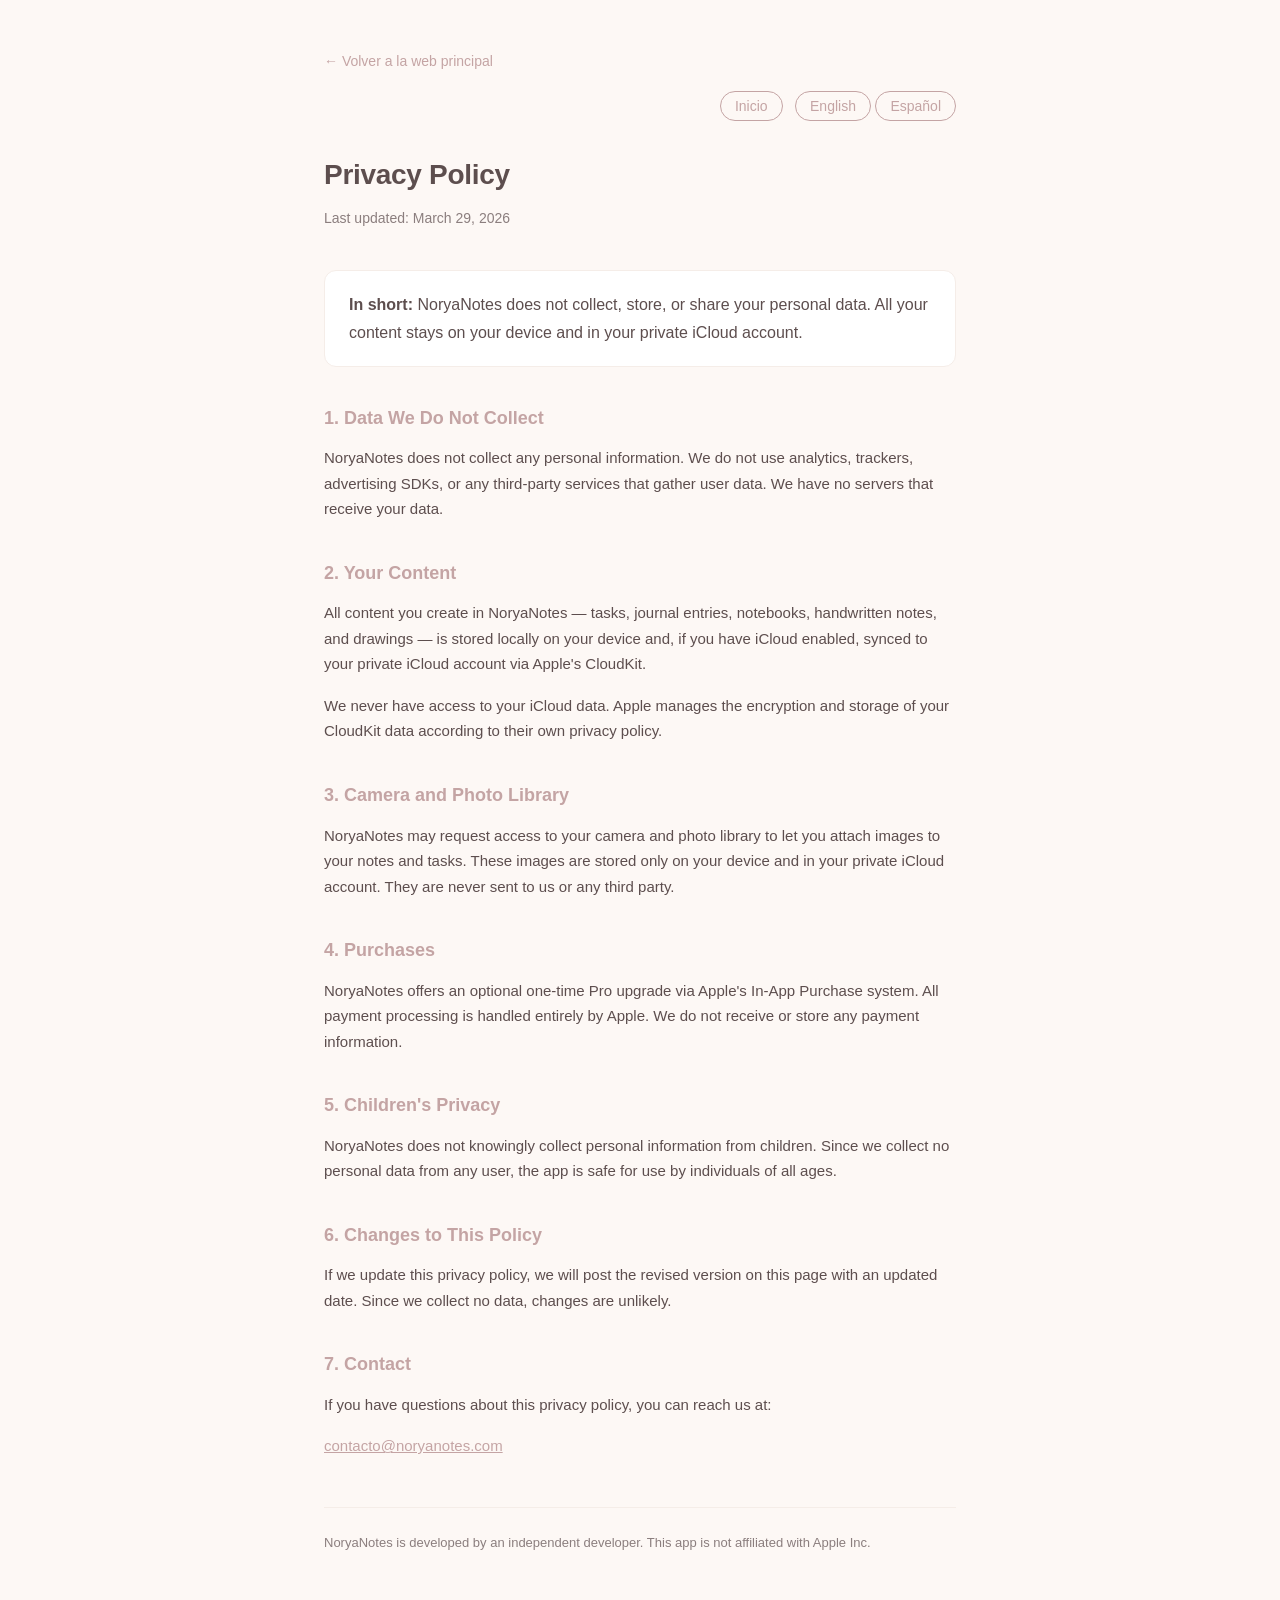
<file: privacy.html>
<!DOCTYPE html>
<html lang="es">
<head>
    <meta charset="UTF-8">
    <meta name="viewport" content="width=device-width, initial-scale=1.0">
        <title>NoryaNotes | Política de privacidad</title>
    <meta name="description" content="Política de privacidad de NoryaNotes. Consulta cómo se gestionan los datos y la privacidad en la app.">
    <meta name="robots" content="noindex,follow">
    <link rel="canonical" href="https://noryanotes.com/privacy.html">
    <style>
        :root {
            --bg: #FDF8F5;
            --surface: #FFFFFF;
            --text: #5D4E4E;
            --text-secondary: #8B7E7E;
            --accent: #C4A4A4;
            --border: #F5EDE8;
        }
        @media (prefers-color-scheme: dark) {
            :root {
                --bg: #1E1A1A;
                --surface: #2A2424;
                --text: #F3EAEA;
                --text-secondary: #D5C9C9;
                --accent: #D8BABA;
                --border: #352E2E;
            }
        }
        * { margin: 0; padding: 0; box-sizing: border-box; }
        body {
            font-family: -apple-system, BlinkMacSystemFont, 'SF Pro Text', 'Helvetica Neue', sans-serif;
            background: var(--bg);
            color: var(--text);
            line-height: 1.7;
            padding: 0;
        }
        .container {
            max-width: 680px;
            margin: 0 auto;
            padding: 48px 24px 64px;
        }
        .lang-switcher {
            text-align: right;
            margin-bottom: 32px;
        }
        .lang-switcher a {
            color: var(--accent);
            text-decoration: none;
            font-size: 14px;
            font-weight: 500;
            padding: 6px 14px;
            border: 1px solid var(--accent);
            border-radius: 20px;
            transition: all 0.2s;
        }
        .lang-switcher a:hover {
            background: var(--accent);
            color: white;
        }
        h1 {
            font-size: 28px;
            font-weight: 700;
            margin-bottom: 8px;
            letter-spacing: -0.3px;
        }
        .subtitle {
            color: var(--text-secondary);
            font-size: 14px;
            margin-bottom: 40px;
        }
        h2 {
            font-size: 18px;
            font-weight: 600;
            margin-top: 36px;
            margin-bottom: 12px;
            color: var(--accent);
        }
        p { margin-bottom: 16px; font-size: 15px; }
        ul {
            margin-bottom: 16px;
            padding-left: 24px;
        }
        li {
            font-size: 15px;
            margin-bottom: 6px;
        }
        .card {
            background: var(--surface);
            border: 1px solid var(--border);
            border-radius: 12px;
            padding: 20px 24px;
            margin: 24px 0;
        }
        .footer-note {
            margin-top: 48px;
            padding-top: 24px;
            border-top: 1px solid var(--border);
            font-size: 13px;
            color: var(--text-secondary);
        }
        a { color: var(--accent); }
        .hidden { display: none; }
    </style>
    <script>
        function switchLang(lang) {
            document.getElementById('en').classList.toggle('hidden', lang !== 'en');
            document.getElementById('es').classList.toggle('hidden', lang !== 'es');
        }
    </script>
</head>
<body>

<div class="container">

    <p style="margin-bottom: 18px;"><a href="/" style="color: var(--accent); text-decoration: none; font-size: 14px;">← Volver a la web principal</a></p>
        <div class="lang-switcher">
        <a href="index.html" style="margin-right:8px;">Inicio</a>
        <a href="#" onclick="switchLang('en'); return false;">English</a>
        <a href="#" onclick="switchLang('es'); return false;">Español</a>
    </div>

    <!-- ENGLISH -->
    <div id="en">
        <h1>Privacy Policy</h1>
        <p class="subtitle">Last updated: March 29, 2026</p>

        <div class="card">
            <strong>In short:</strong> NoryaNotes does not collect, store, or share your personal data.
            All your content stays on your device and in your private iCloud account.
        </div>

        <h2>1. Data We Do Not Collect</h2>
        <p>NoryaNotes does not collect any personal information. We do not use analytics, trackers, advertising SDKs, or any third-party services that gather user data. We have no servers that receive your data.</p>

        <h2>2. Your Content</h2>
        <p>All content you create in NoryaNotes — tasks, journal entries, notebooks, handwritten notes, and drawings — is stored locally on your device and, if you have iCloud enabled, synced to your private iCloud account via Apple's CloudKit.</p>
        <p>We never have access to your iCloud data. Apple manages the encryption and storage of your CloudKit data according to their own privacy policy.</p>

        <h2>3. Camera and Photo Library</h2>
        <p>NoryaNotes may request access to your camera and photo library to let you attach images to your notes and tasks. These images are stored only on your device and in your private iCloud account. They are never sent to us or any third party.</p>

        <h2>4. Purchases</h2>
        <p>NoryaNotes offers an optional one-time Pro upgrade via Apple's In-App Purchase system. All payment processing is handled entirely by Apple. We do not receive or store any payment information.</p>

        <h2>5. Children's Privacy</h2>
        <p>NoryaNotes does not knowingly collect personal information from children. Since we collect no personal data from any user, the app is safe for use by individuals of all ages.</p>

        <h2>6. Changes to This Policy</h2>
        <p>If we update this privacy policy, we will post the revised version on this page with an updated date. Since we collect no data, changes are unlikely.</p>

        <h2>7. Contact</h2>
        <p>If you have questions about this privacy policy, you can reach us at:</p>
        <p><a href="mailto:contacto@noryanotes.com">contacto@noryanotes.com</a></p>

        <div class="footer-note">
            NoryaNotes is developed by an independent developer. This app is not affiliated with Apple Inc.
        </div>
    </div>

    <!-- ESPAÑOL -->
    <div id="es" class="hidden">
        <h1>Política de Privacidad</h1>
        <p class="subtitle">Última actualización: 29 de marzo de 2026</p>

        <div class="card">
            <strong>En resumen:</strong> NoryaNotes no recopila, almacena ni comparte tus datos personales.
            Todo tu contenido permanece en tu dispositivo y en tu cuenta privada de iCloud.
        </div>

        <h2>1. Datos que no recopilamos</h2>
        <p>NoryaNotes no recopila ninguna información personal. No utilizamos analíticas, rastreadores, SDKs de publicidad ni servicios de terceros que recojan datos de usuario. No tenemos servidores que reciban tus datos.</p>

        <h2>2. Tu contenido</h2>
        <p>Todo el contenido que creas en NoryaNotes — tareas, entradas de diario, cuadernos, notas manuscritas y dibujos — se almacena localmente en tu dispositivo y, si tienes iCloud activado, se sincroniza con tu cuenta privada de iCloud a través de CloudKit de Apple.</p>
        <p>Nunca tenemos acceso a tus datos de iCloud. Apple gestiona el cifrado y almacenamiento de tus datos de CloudKit según su propia política de privacidad.</p>

        <h2>3. Cámara y fototeca</h2>
        <p>NoryaNotes puede solicitar acceso a tu cámara y fototeca para permitirte adjuntar imágenes a tus notas y tareas. Estas imágenes se almacenan únicamente en tu dispositivo y en tu cuenta privada de iCloud. Nunca se envían a nosotros ni a terceros.</p>

        <h2>4. Compras</h2>
        <p>NoryaNotes ofrece una actualización Pro opcional mediante el sistema de compras in-app de Apple. Todo el procesamiento de pagos lo gestiona Apple. No recibimos ni almacenamos información de pago.</p>

        <h2>5. Privacidad de menores</h2>
        <p>NoryaNotes no recopila intencionadamente información personal de menores. Dado que no recopilamos datos personales de ningún usuario, la app es segura para personas de todas las edades.</p>

        <h2>6. Cambios en esta política</h2>
        <p>Si actualizamos esta política de privacidad, publicaremos la versión revisada en esta página con la fecha actualizada. Dado que no recopilamos datos, los cambios son improbables.</p>

        <h2>7. Contacto</h2>
        <p>Si tienes preguntas sobre esta política de privacidad, puedes escribirnos a:</p>
        <p><a href="mailto:contacto@noryanotes.com">contacto@noryanotes.com</a></p>

        <div class="footer-note">
            NoryaNotes es desarrollado por una desarrolladora independiente. Esta app no está afiliada con Apple Inc.
        </div>
    </div>

</div>
</body>
</html>
</file>
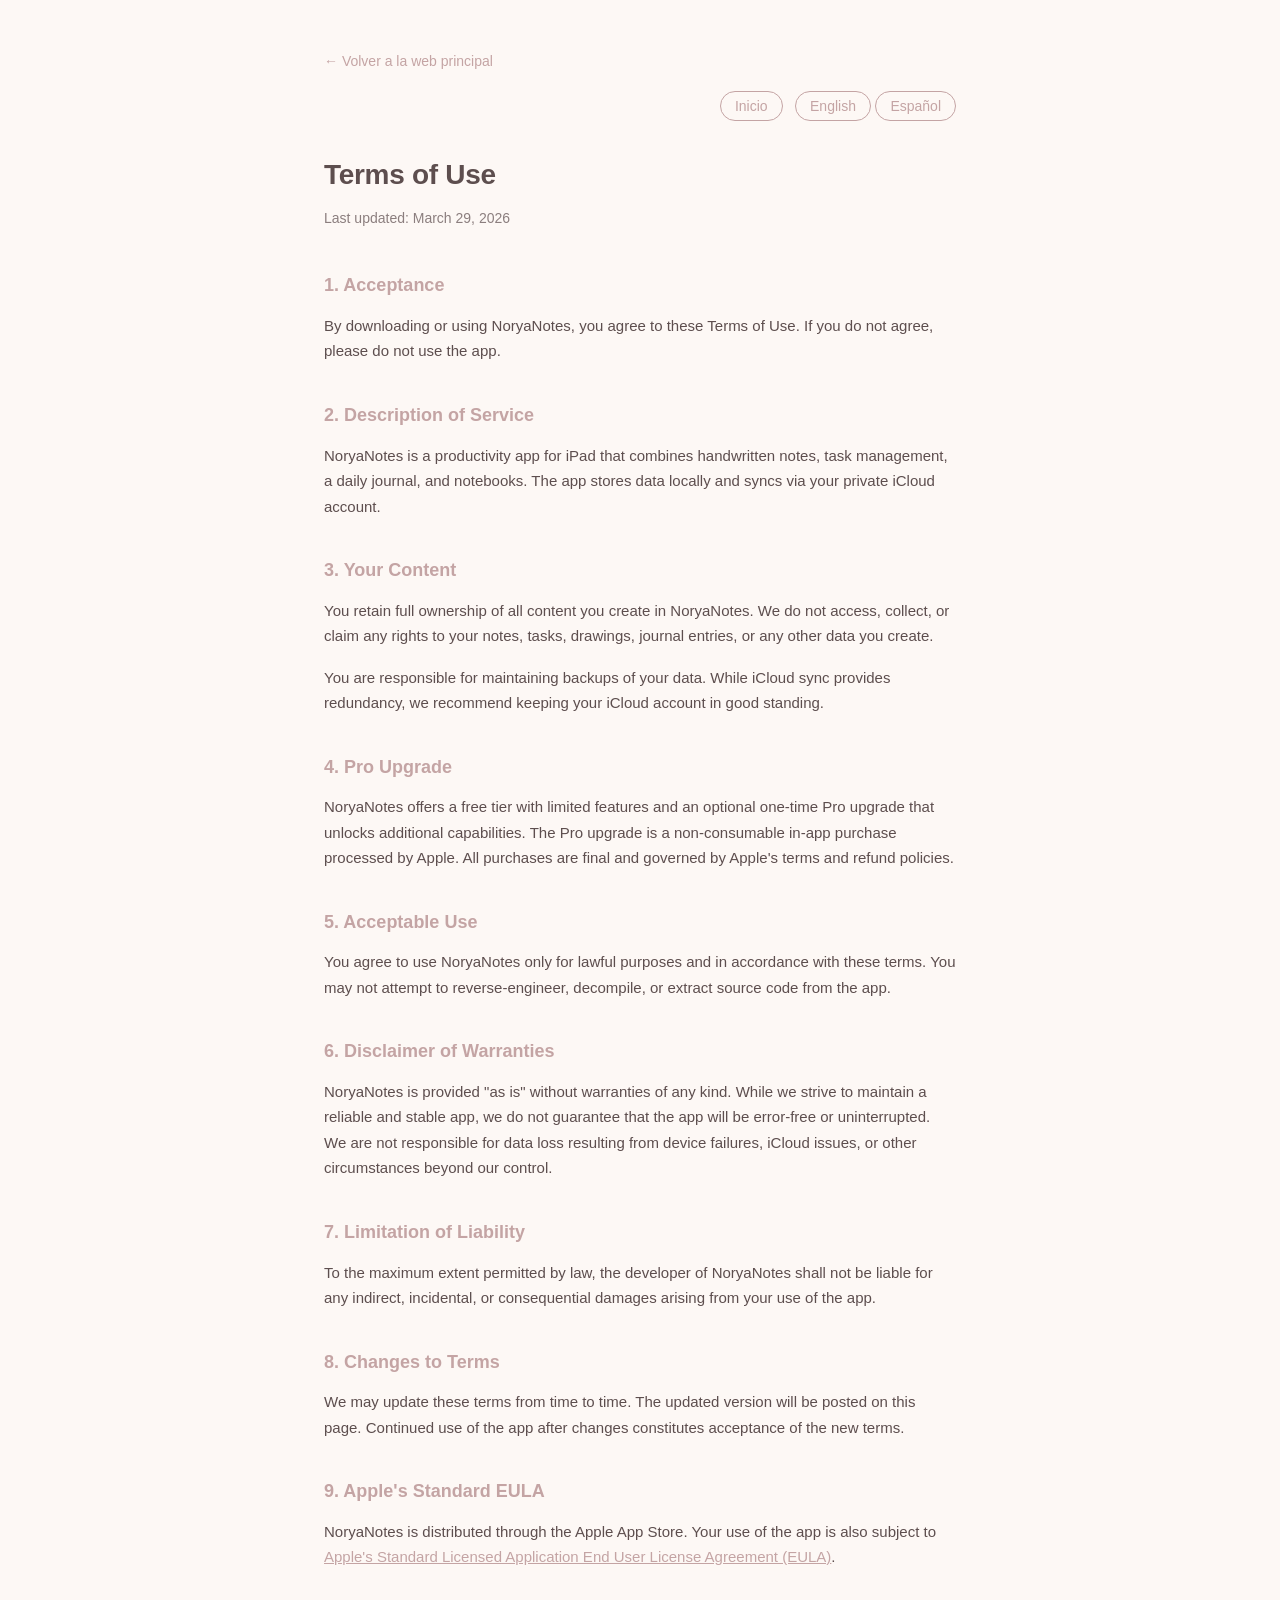
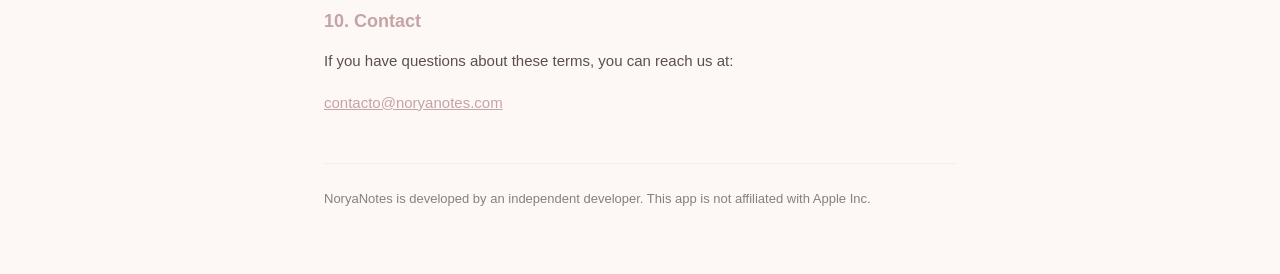
<file: terms.html>
<!DOCTYPE html>
<html lang="es">
<head>
    <meta charset="UTF-8">
    <meta name="viewport" content="width=device-width, initial-scale=1.0">
        <title>NoryaNotes | Términos de uso</title>
    <meta name="description" content="Términos de uso de NoryaNotes para la app de notas para iPad.">
    <meta name="robots" content="noindex,follow">
    <link rel="canonical" href="https://noryanotes.com/terms.html">
    <style>
        :root {
            --bg: #FDF8F5;
            --surface: #FFFFFF;
            --text: #5D4E4E;
            --text-secondary: #8B7E7E;
            --accent: #C4A4A4;
            --border: #F5EDE8;
        }
        @media (prefers-color-scheme: dark) {
            :root {
                --bg: #1E1A1A;
                --surface: #2A2424;
                --text: #F3EAEA;
                --text-secondary: #D5C9C9;
                --accent: #D8BABA;
                --border: #352E2E;
            }
        }
        * { margin: 0; padding: 0; box-sizing: border-box; }
        body {
            font-family: -apple-system, BlinkMacSystemFont, 'SF Pro Text', 'Helvetica Neue', sans-serif;
            background: var(--bg);
            color: var(--text);
            line-height: 1.7;
            padding: 0;
        }
        .container {
            max-width: 680px;
            margin: 0 auto;
            padding: 48px 24px 64px;
        }
        .lang-switcher {
            text-align: right;
            margin-bottom: 32px;
        }
        .lang-switcher a {
            color: var(--accent);
            text-decoration: none;
            font-size: 14px;
            font-weight: 500;
            padding: 6px 14px;
            border: 1px solid var(--accent);
            border-radius: 20px;
            transition: all 0.2s;
        }
        .lang-switcher a:hover {
            background: var(--accent);
            color: white;
        }
        h1 {
            font-size: 28px;
            font-weight: 700;
            margin-bottom: 8px;
            letter-spacing: -0.3px;
        }
        .subtitle {
            color: var(--text-secondary);
            font-size: 14px;
            margin-bottom: 40px;
        }
        h2 {
            font-size: 18px;
            font-weight: 600;
            margin-top: 36px;
            margin-bottom: 12px;
            color: var(--accent);
        }
        p { margin-bottom: 16px; font-size: 15px; }
        ul {
            margin-bottom: 16px;
            padding-left: 24px;
        }
        li {
            font-size: 15px;
            margin-bottom: 6px;
        }
        .card {
            background: var(--surface);
            border: 1px solid var(--border);
            border-radius: 12px;
            padding: 20px 24px;
            margin: 24px 0;
        }
        .footer-note {
            margin-top: 48px;
            padding-top: 24px;
            border-top: 1px solid var(--border);
            font-size: 13px;
            color: var(--text-secondary);
        }
        a { color: var(--accent); }
        .hidden { display: none; }
    </style>
    <script>
        function switchLang(lang) {
            document.getElementById('en').classList.toggle('hidden', lang !== 'en');
            document.getElementById('es').classList.toggle('hidden', lang !== 'es');
        }
    </script>
</head>
<body>

<div class="container">

    <p style="margin-bottom: 18px;"><a href="/" style="color: var(--accent); text-decoration: none; font-size: 14px;">← Volver a la web principal</a></p>
        <div class="lang-switcher">
        <a href="index.html" style="margin-right:8px;">Inicio</a>
        <a href="#" onclick="switchLang('en'); return false;">English</a>
        <a href="#" onclick="switchLang('es'); return false;">Español</a>
    </div>

    <!-- ENGLISH -->
    <div id="en">
        <h1>Terms of Use</h1>
        <p class="subtitle">Last updated: March 29, 2026</p>

        <h2>1. Acceptance</h2>
        <p>By downloading or using NoryaNotes, you agree to these Terms of Use. If you do not agree, please do not use the app.</p>

        <h2>2. Description of Service</h2>
        <p>NoryaNotes is a productivity app for iPad that combines handwritten notes, task management, a daily journal, and notebooks. The app stores data locally and syncs via your private iCloud account.</p>

        <h2>3. Your Content</h2>
        <p>You retain full ownership of all content you create in NoryaNotes. We do not access, collect, or claim any rights to your notes, tasks, drawings, journal entries, or any other data you create.</p>
        <p>You are responsible for maintaining backups of your data. While iCloud sync provides redundancy, we recommend keeping your iCloud account in good standing.</p>

        <h2>4. Pro Upgrade</h2>
        <p>NoryaNotes offers a free tier with limited features and an optional one-time Pro upgrade that unlocks additional capabilities. The Pro upgrade is a non-consumable in-app purchase processed by Apple. All purchases are final and governed by Apple's terms and refund policies.</p>

        <h2>5. Acceptable Use</h2>
        <p>You agree to use NoryaNotes only for lawful purposes and in accordance with these terms. You may not attempt to reverse-engineer, decompile, or extract source code from the app.</p>

        <h2>6. Disclaimer of Warranties</h2>
        <p>NoryaNotes is provided "as is" without warranties of any kind. While we strive to maintain a reliable and stable app, we do not guarantee that the app will be error-free or uninterrupted. We are not responsible for data loss resulting from device failures, iCloud issues, or other circumstances beyond our control.</p>

        <h2>7. Limitation of Liability</h2>
        <p>To the maximum extent permitted by law, the developer of NoryaNotes shall not be liable for any indirect, incidental, or consequential damages arising from your use of the app.</p>

        <h2>8. Changes to Terms</h2>
        <p>We may update these terms from time to time. The updated version will be posted on this page. Continued use of the app after changes constitutes acceptance of the new terms.</p>

        <h2>9. Apple's Standard EULA</h2>
        <p>NoryaNotes is distributed through the Apple App Store. Your use of the app is also subject to <a href="https://www.apple.com/legal/internet-services/itunes/dev/stdeula/" target="_blank">Apple's Standard Licensed Application End User License Agreement (EULA)</a>.</p>

        <h2>10. Contact</h2>
        <p>If you have questions about these terms, you can reach us at:</p>
        <p><a href="mailto:contacto@noryanotes.com">contacto@noryanotes.com</a></p>

        <div class="footer-note">
            NoryaNotes is developed by an independent developer. This app is not affiliated with Apple Inc.
        </div>
    </div>

    <!-- ESPAÑOL -->
    <div id="es" class="hidden">
        <h1>Términos de Uso</h1>
        <p class="subtitle">Última actualización: 29 de marzo de 2026</p>

        <h2>1. Aceptación</h2>
        <p>Al descargar o usar NoryaNotes, aceptas estos Términos de Uso. Si no estás de acuerdo, por favor no utilices la app.</p>

        <h2>2. Descripción del servicio</h2>
        <p>NoryaNotes es una app de productividad para iPad que combina notas manuscritas, gestión de tareas, diario personal y cuadernos. La app almacena datos localmente y los sincroniza a través de tu cuenta privada de iCloud.</p>

        <h2>3. Tu contenido</h2>
        <p>Conservas la propiedad completa de todo el contenido que creas en NoryaNotes. No accedemos, recopilamos ni reclamamos ningún derecho sobre tus notas, tareas, dibujos, entradas de diario o cualquier otro dato que crees.</p>
        <p>Eres responsable de mantener copias de seguridad de tus datos. Aunque la sincronización con iCloud proporciona redundancia, recomendamos mantener tu cuenta de iCloud en buen estado.</p>

        <h2>4. Actualización Pro</h2>
        <p>NoryaNotes ofrece un nivel gratuito con funciones limitadas y una actualización Pro opcional de pago único que desbloquea capacidades adicionales. La actualización Pro es una compra in-app no consumible procesada por Apple. Todas las compras son definitivas y se rigen por los términos y políticas de reembolso de Apple.</p>

        <h2>5. Uso aceptable</h2>
        <p>Aceptas usar NoryaNotes únicamente con fines legales y de acuerdo con estos términos. No debes intentar realizar ingeniería inversa, descompilar o extraer código fuente de la app.</p>

        <h2>6. Exención de garantías</h2>
        <p>NoryaNotes se proporciona "tal cual" sin garantías de ningún tipo. Aunque nos esforzamos por mantener una app fiable y estable, no garantizamos que la app esté libre de errores o interrupciones. No somos responsables de la pérdida de datos resultante de fallos del dispositivo, problemas de iCloud u otras circunstancias fuera de nuestro control.</p>

        <h2>7. Limitación de responsabilidad</h2>
        <p>En la máxima medida permitida por la ley, la desarrolladora de NoryaNotes no será responsable de daños indirectos, incidentales o consecuentes derivados del uso de la app.</p>

        <h2>8. Cambios en los términos</h2>
        <p>Podemos actualizar estos términos ocasionalmente. La versión actualizada se publicará en esta página. El uso continuado de la app después de los cambios constituye la aceptación de los nuevos términos.</p>

        <h2>9. EULA estándar de Apple</h2>
        <p>NoryaNotes se distribuye a través del App Store de Apple. El uso de la app también está sujeto al <a href="https://www.apple.com/legal/internet-services/itunes/dev/stdeula/" target="_blank">Acuerdo de Licencia de Aplicación Estándar (EULA) de Apple</a>.</p>

        <h2>10. Contacto</h2>
        <p>Si tienes preguntas sobre estos términos, puedes escribirnos a:</p>
        <p><a href="mailto:contacto@noryanotes.com">contacto@noryanotes.com</a></p>

        <div class="footer-note">
            NoryaNotes es desarrollado por una desarrolladora independiente. Esta app no está afiliada con Apple Inc.
        </div>
    </div>

</div>
</body>
</html>
</file>
